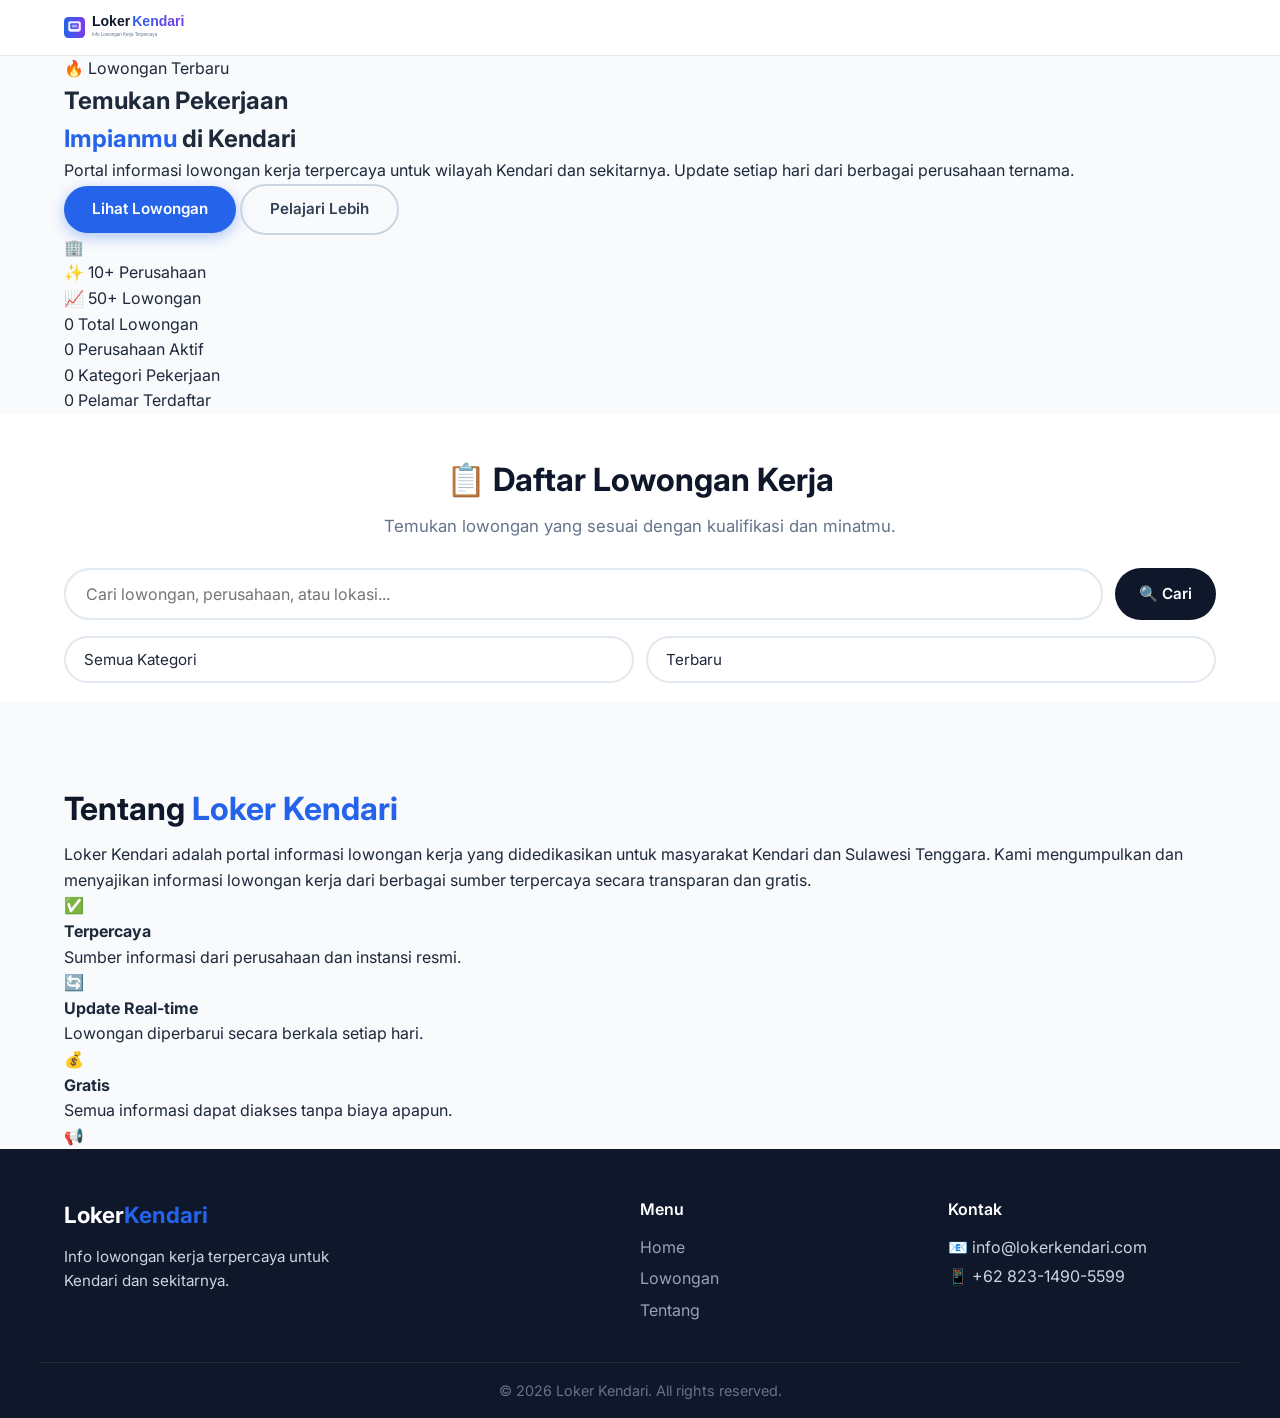
<file: index.html>
<!DOCTYPE html>
<html lang="id">
<head>
    <meta charset="UTF-8" />
    <meta name="viewport" content="width=device-width, initial-scale=1.0" />
    <title>Loker Kendari - Info Lowongan Kerja Kendari Terbaru</title>
    <link rel="stylesheet" href="style.css" />
    <link rel="preconnect" href="https://fonts.googleapis.com" />
    <link rel="preconnect" href="https://fonts.gstatic.com" crossorigin />
    <link href="https://fonts.googleapis.com/css2?family=Inter:opsz,wght@14..32,400;14..32,500;14..32,600;14..32,700&display=swap" rel="stylesheet" />
    <link rel="icon" href="data:image/svg+xml,<svg xmlns='http://www.w3.org/2000/svg' viewBox='0 0 100 100'><text y='.9em' font-size='90'>💼</text></svg>" />
    <link rel="stylesheet" href="https://cdnjs.cloudflare.com/ajax/libs/font-awesome/6.5.0/css/all.min.css" />
</head>
<body>
    <div id="app"></div>

    <!-- Error Handler -->
    <script src="js/core/error-handler.js"></script>

    <!-- Script utama (ES Module) -->
    <script type="module" src="script.js"></script>
</body>
</html>
</file>
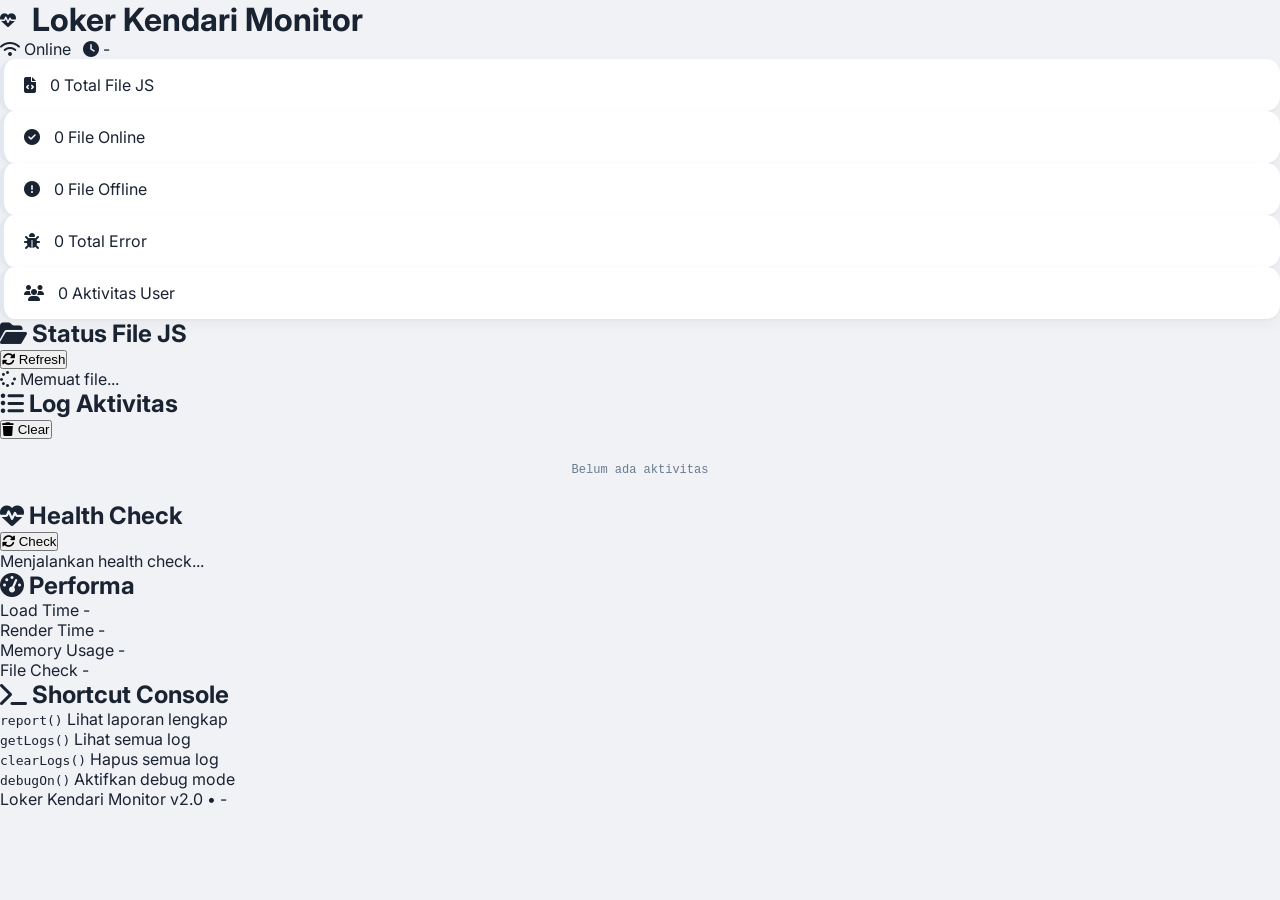
<file: monitor/index.html>
<!DOCTYPE html>
<html lang="id">
<head>
    <meta charset="UTF-8" />
    <meta name="viewport" content="width=device-width, initial-scale=1.0" />
    <title>Monitor - Loker Kendari</title>
    <link rel="stylesheet" href="monitor.css" />
    <link rel="preconnect" href="https://fonts.googleapis.com" />
    <link rel="preconnect" href="https://fonts.gstatic.com" crossorigin />
    <link href="https://fonts.googleapis.com/css2?family=Inter:opsz,wght@14..32,400;14..32,500;14..32,600;14..32,700;14..32,800&display=swap" rel="stylesheet" />
    <link rel="stylesheet" href="https://cdnjs.cloudflare.com/ajax/libs/font-awesome/6.5.0/css/all.min.css" />
</head>
<body>
    <div class="monitor-container">
        <!-- Header -->
        <header class="monitor-header">
            <div class="header-left">
                <i class="fas fa-heartbeat"></i>
                <h1>Loker Kendari <span>Monitor</span></h1>
            </div>
            <div class="header-right">
                <span class="status-badge" id="connectionStatus">
                    <i class="fas fa-wifi"></i> <span id="connectionText">Online</span>
                </span>
                <span class="status-badge">
                    <i class="fas fa-clock"></i> <span id="updateTime">-</span>
                </span>
            </div>
        </header>

        <!-- Stats Overview -->
        <section class="stats-overview">
            <div class="stat-card">
                <div class="stat-icon"><i class="fas fa-file-code"></i></div>
                <div class="stat-info">
                    <span class="stat-number" id="totalFiles">0</span>
                    <span class="stat-label">Total File JS</span>
                </div>
            </div>
            <div class="stat-card success">
                <div class="stat-icon"><i class="fas fa-check-circle"></i></div>
                <div class="stat-info">
                    <span class="stat-number" id="onlineFiles">0</span>
                    <span class="stat-label">File Online</span>
                </div>
            </div>
            <div class="stat-card danger">
                <div class="stat-icon"><i class="fas fa-exclamation-circle"></i></div>
                <div class="stat-info">
                    <span class="stat-number" id="offlineFiles">0</span>
                    <span class="stat-label">File Offline</span>
                </div>
            </div>
            <div class="stat-card warning">
                <div class="stat-icon"><i class="fas fa-bug"></i></div>
                <div class="stat-info">
                    <span class="stat-number" id="errorCount">0</span>
                    <span class="stat-label">Total Error</span>
                </div>
            </div>
            <div class="stat-card info">
                <div class="stat-icon"><i class="fas fa-users"></i></div>
                <div class="stat-info">
                    <span class="stat-number" id="activityCount">0</span>
                    <span class="stat-label">Aktivitas User</span>
                </div>
            </div>
        </section>

        <!-- Main Grid -->
        <div class="monitor-grid">
            <!-- File Status -->
            <section class="panel panel-files">
                <div class="panel-header">
                    <h2><i class="fas fa-folder-open"></i> Status File JS</h2>
                    <button id="refreshFiles" class="btn-refresh">
                        <i class="fas fa-sync-alt"></i> Refresh
                    </button>
                </div>
                <div class="panel-body" id="fileList">
                    <div class="loading-text"><i class="fas fa-spinner fa-spin"></i> Memuat file...</div>
                </div>
            </section>

            <!-- Log Aktivitas -->
            <section class="panel panel-logs">
                <div class="panel-header">
                    <h2><i class="fas fa-list-ul"></i> Log Aktivitas</h2>
                    <button id="clearLogs" class="btn-clear">
                        <i class="fas fa-trash"></i> Clear
                    </button>
                </div>
                <div class="panel-body log-container" id="logContainer">
                    <div class="empty-log">Belum ada aktivitas</div>
                </div>
            </section>

            <!-- Health Check -->
            <section class="panel panel-health">
                <div class="panel-header">
                    <h2><i class="fas fa-heartbeat"></i> Health Check</h2>
                    <button id="runHealthCheck" class="btn-refresh">
                        <i class="fas fa-sync-alt"></i> Check
                    </button>
                </div>
                <div class="panel-body" id="healthStatus">
                    <div class="loading-text">Menjalankan health check...</div>
                </div>
            </section>

            <!-- Performance -->
            <section class="panel panel-performance">
                <div class="panel-header">
                    <h2><i class="fas fa-tachometer-alt"></i> Performa</h2>
                </div>
                <div class="panel-body" id="performanceData">
                    <div class="perf-item">
                        <span class="perf-label">Load Time</span>
                        <span class="perf-value" id="loadTime">-</span>
                    </div>
                    <div class="perf-item">
                        <span class="perf-label">Render Time</span>
                        <span class="perf-value" id="renderTime">-</span>
                    </div>
                    <div class="perf-item">
                        <span class="perf-label">Memory Usage</span>
                        <span class="perf-value" id="memoryUsage">-</span>
                    </div>
                    <div class="perf-item">
                        <span class="perf-label">File Check</span>
                        <span class="perf-value" id="fileCheckStatus">-</span>
                    </div>
                </div>
            </section>

            <!-- Shortcut Commands -->
            <section class="panel panel-shortcuts">
                <div class="panel-header">
                    <h2><i class="fas fa-terminal"></i> Shortcut Console</h2>
                </div>
                <div class="panel-body">
                    <div class="shortcut-list">
                        <div class="shortcut-item">
                            <code>report()</code>
                            <span>Lihat laporan lengkap</span>
                        </div>
                        <div class="shortcut-item">
                            <code>getLogs()</code>
                            <span>Lihat semua log</span>
                        </div>
                        <div class="shortcut-item">
                            <code>clearLogs()</code>
                            <span>Hapus semua log</span>
                        </div>
                        <div class="shortcut-item">
                            <code>debugOn()</code>
                            <span>Aktifkan debug mode</span>
                        </div>
                    </div>
                </div>
            </section>
        </div>

        <!-- Footer -->
        <footer class="monitor-footer">
            <p>Loker Kendari Monitor v2.0 &bull; <span id="liveTime">-</span></p>
        </footer>
    </div>

    <!-- Hanya monitor.js, tidak ada loader.js -->
    <script src="monitor.js"></script>
</body>
</html>
</file>
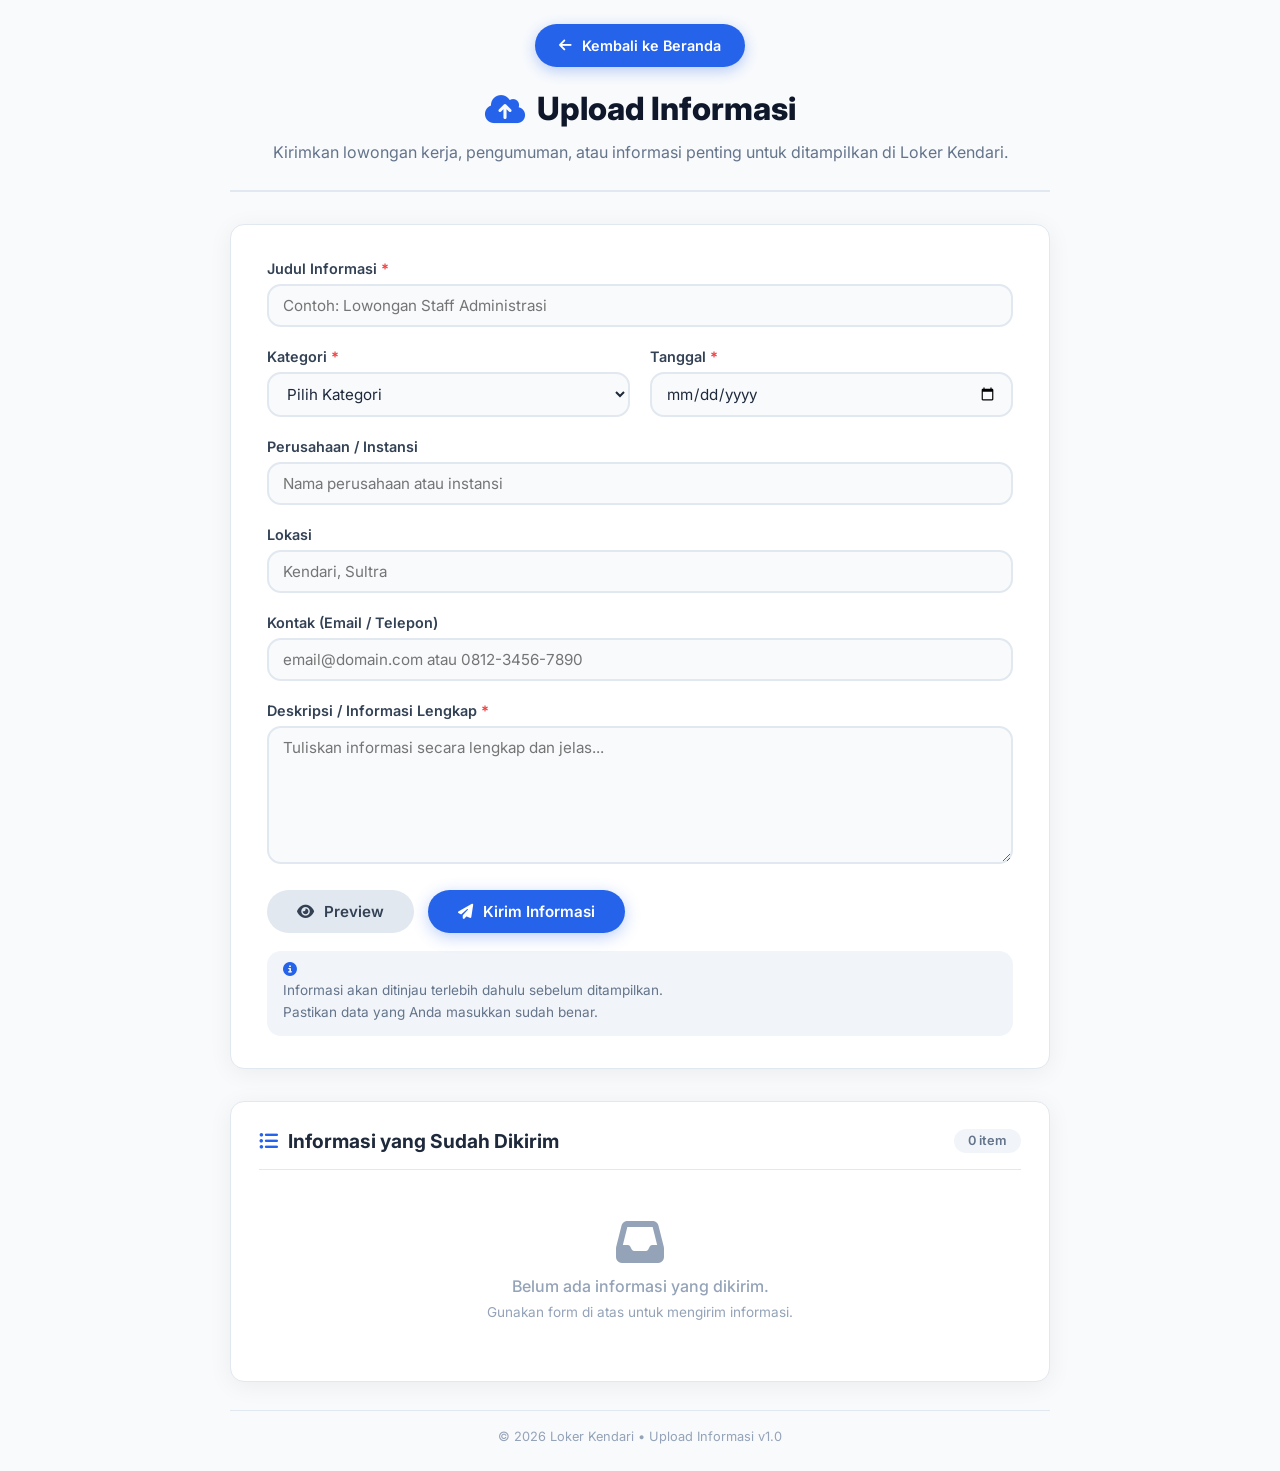
<file: upload/index.html>
<!DOCTYPE html>
<html lang="id">
<head>
    <meta charset="UTF-8" />
    <meta name="viewport" content="width=device-width, initial-scale=1.0" />
    <title>Upload Informasi - Loker Kendari</title>
    <link rel="stylesheet" href="upload.css" />
    <link rel="preconnect" href="https://fonts.googleapis.com" />
    <link rel="preconnect" href="https://fonts.gstatic.com" crossorigin />
    <link href="https://fonts.googleapis.com/css2?family=Inter:opsz,wght@14..32,400;14..32,500;14..32,600;14..32,700;14..32,800&display=swap" rel="stylesheet" />
    <link rel="stylesheet" href="https://cdnjs.cloudflare.com/ajax/libs/font-awesome/6.5.0/css/all.min.css" />
</head>
<body>

    <div class="upload-container">

        <!-- Header -->
        <header class="upload-header">
            <a href="https://lokerkendariofficial.github.io/lokerkendari.com/" class="back-link">
                <i class="fas fa-arrow-left"></i> Kembali ke Beranda
            </a>
            <h1><i class="fas fa-cloud-upload-alt"></i> Upload Informasi</h1>
            <p>Kirimkan lowongan kerja, pengumuman, atau informasi penting untuk ditampilkan di Loker Kendari.</p>
        </header>

        <!-- Form -->
        <form class="upload-form" id="uploadForm">
            <div class="form-group">
                <label for="title">Judul Informasi <span class="required">*</span></label>
                <input type="text" id="title" placeholder="Contoh: Lowongan Staff Administrasi" required />
            </div>

            <div class="form-row">
                <div class="form-group">
                    <label for="category">Kategori <span class="required">*</span></label>
                    <select id="category" required>
                        <option value="">Pilih Kategori</option>
                        <option value="lowongan">Lowongan Kerja</option>
                        <option value="pengumuman">Pengumuman</option>
                        <option value="beasiswa">Beasiswa</option>
                        <option value="pelatihan">Pelatihan / Kursus</option>
                        <option value="lainnya">Lainnya</option>
                    </select>
                </div>
                <div class="form-group">
                    <label for="date">Tanggal <span class="required">*</span></label>
                    <input type="date" id="date" required />
                </div>
            </div>

            <div class="form-group">
                <label for="company">Perusahaan / Instansi</label>
                <input type="text" id="company" placeholder="Nama perusahaan atau instansi" />
            </div>

            <div class="form-group">
                <label for="location">Lokasi</label>
                <input type="text" id="location" placeholder="Kendari, Sultra" />
            </div>

            <div class="form-group">
                <label for="contact">Kontak (Email / Telepon)</label>
                <input type="text" id="contact" placeholder="email@domain.com atau 0812-3456-7890" />
            </div>

            <div class="form-group">
                <label for="description">Deskripsi / Informasi Lengkap <span class="required">*</span></label>
                <textarea id="description" rows="6" placeholder="Tuliskan informasi secara lengkap dan jelas..." required></textarea>
            </div>

            <!-- Preview -->
            <div class="form-group preview-section" id="previewSection" style="display:none;">
                <label>Preview Informasi</label>
                <div class="preview-box" id="previewBox"></div>
            </div>

            <!-- Actions -->
            <div class="form-actions">
                <button type="button" class="btn btn-preview" id="previewBtn"><i class="fas fa-eye"></i> Preview</button>
                <button type="submit" class="btn btn-submit"><i class="fas fa-paper-plane"></i> Kirim Informasi</button>
            </div>

            <div class="form-note">
                <i class="fas fa-info-circle"></i> Informasi akan ditinjau terlebih dahulu sebelum ditampilkan.
                <br />Pastikan data yang Anda masukkan sudah benar.
            </div>
        </form>

        <!-- Daftar Informasi yang Sudah Diupload -->
        <section class="uploaded-list">
            <div class="list-header">
                <h2><i class="fas fa-list-ul"></i> Informasi yang Sudah Dikirim</h2>
                <span class="list-count" id="listCount">0 item</span>
            </div>
            <div id="uploadedItems" class="uploaded-items">
                <div class="empty-state">
                    <i class="fas fa-inbox"></i>
                    <p>Belum ada informasi yang dikirim.</p>
                    <small>Gunakan form di atas untuk mengirim informasi.</small>
                </div>
            </div>
        </section>

        <!-- Footer -->
        <footer class="upload-footer">
            <p>&copy; 2026 Loker Kendari &bull; Upload Informasi v1.0</p>
        </footer>

    </div>

    <!-- Hanya upload.js, tidak ada loader.js -->
    <script src="upload.js"></script>
</body>
</html>
</file>
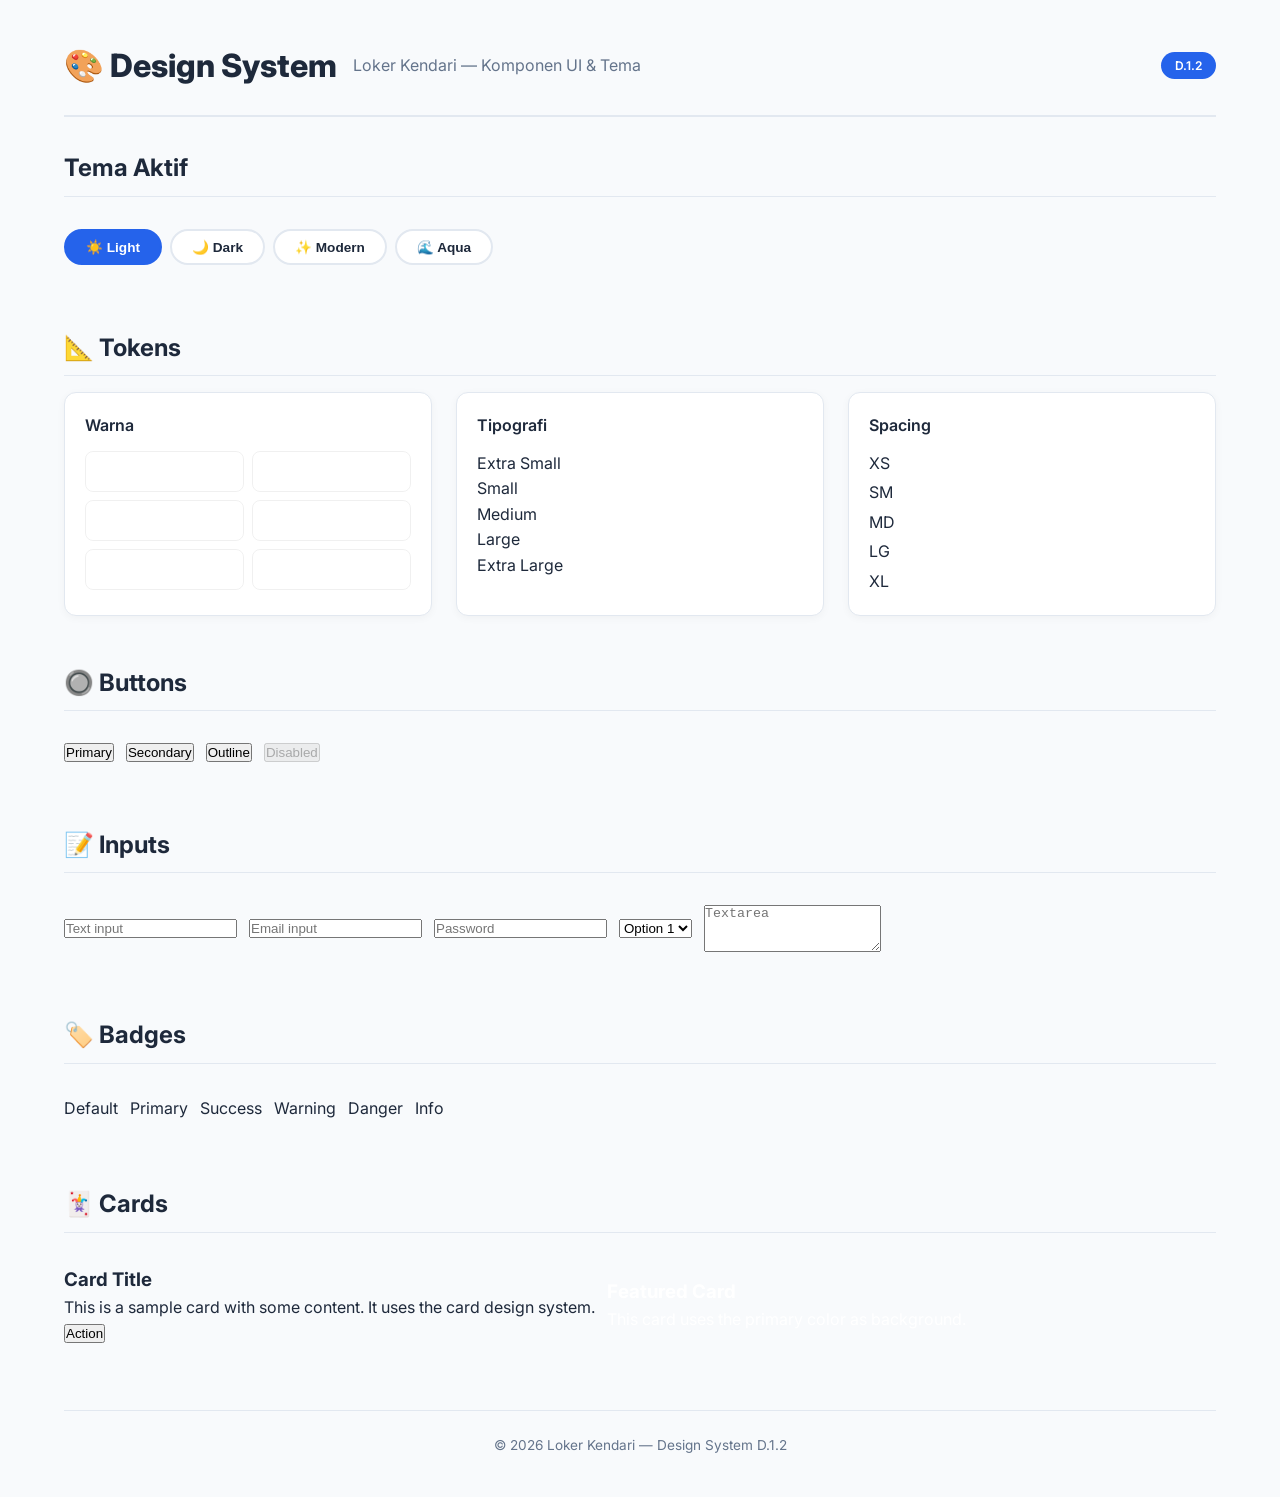
<file: css/design-system/index.html>
<!DOCTYPE html>
<html lang="id">
<head>
    <meta charset="UTF-8" />
    <meta name="viewport" content="width=device-width, initial-scale=1.0" />
    <title>Design System - Loker Kendari</title>
    <link rel="stylesheet" href="design-system.css" />
    <link rel="preconnect" href="https://fonts.googleapis.com" />
    <link rel="preconnect" href="https://fonts.gstatic.com" crossorigin />
    <link href="https://fonts.googleapis.com/css2?family=Inter:opsz,wght@14..32,400;14..32,500;14..32,600;14..32,700&display=swap" rel="stylesheet" />
    <link rel="stylesheet" href="https://cdnjs.cloudflare.com/ajax/libs/font-awesome/6.5.0/css/all.min.css" />
</head>
<body>

    <div class="ds-container">
        <!-- Header -->
        <header class="ds-header">
            <h1>🎨 Design System</h1>
            <p>Loker Kendari — Komponen UI & Tema</p>
            <span class="ds-version">D.1.2</span>
        </header>

        <!-- Theme Switcher -->
        <section class="ds-section">
            <h2>Tema Aktif</h2>
            <div class="ds-theme-switcher">
                <button class="ds-theme-btn active" data-theme="light">☀️ Light</button>
                <button class="ds-theme-btn" data-theme="dark">🌙 Dark</button>
                <button class="ds-theme-btn" data-theme="modern">✨ Modern</button>
                <button class="ds-theme-btn" data-theme="aqua">🌊 Aqua</button>
            </div>
        </section>

        <!-- Tokens -->
        <section class="ds-section">
            <h2>📐 Tokens</h2>
            <div class="ds-tokens-grid">
                <div class="ds-token-card">
                    <h3>Warna</h3>
                    <div class="ds-color-grid">
                        <div class="ds-color-swatch" style="background:var(--color-primary);">Primary</div>
                        <div class="ds-color-swatch" style="background:var(--color-secondary);">Secondary</div>
                        <div class="ds-color-swatch" style="background:var(--color-bg);">Background</div>
                        <div class="ds-color-swatch" style="background:var(--color-text);">Text</div>
                        <div class="ds-color-swatch" style="background:var(--color-card-bg);">Card</div>
                        <div class="ds-color-swatch" style="background:var(--color-border);">Border</div>
                    </div>
                </div>
                <div class="ds-token-card">
                    <h3>Tipografi</h3>
                    <div style="font-family:var(--font-family);">
                        <p style="font-size:var(--font-size-xs);">Extra Small</p>
                        <p style="font-size:var(--font-size-sm);">Small</p>
                        <p style="font-size:var(--font-size-md);">Medium</p>
                        <p style="font-size:var(--font-size-lg);">Large</p>
                        <p style="font-size:var(--font-size-xl);">Extra Large</p>
                    </div>
                </div>
                <div class="ds-token-card">
                    <h3>Spacing</h3>
                    <div style="display:flex;flex-direction:column;gap:4px;">
                        <div style="padding:var(--space-xs); background:var(--color-primary-light);">XS</div>
                        <div style="padding:var(--space-sm); background:var(--color-primary-light);">SM</div>
                        <div style="padding:var(--space-md); background:var(--color-primary-light);">MD</div>
                        <div style="padding:var(--space-lg); background:var(--color-primary-light);">LG</div>
                        <div style="padding:var(--space-xl); background:var(--color-primary-light);">XL</div>
                    </div>
                </div>
            </div>
        </section>

        <!-- Elements: Buttons -->
        <section class="ds-section">
            <h2>🔘 Buttons</h2>
            <div class="ds-component-grid">
                <button class="btn btn-primary">Primary</button>
                <button class="btn btn-secondary">Secondary</button>
                <button class="btn btn-outline">Outline</button>
                <button class="btn btn-primary" disabled>Disabled</button>
            </div>
        </section>

        <!-- Elements: Inputs -->
        <section class="ds-section">
            <h2>📝 Inputs</h2>
            <div class="ds-component-grid">
                <input type="text" placeholder="Text input" class="ds-input" />
                <input type="email" placeholder="Email input" class="ds-input" />
                <input type="password" placeholder="Password" class="ds-input" />
                <select class="ds-select">
                    <option>Option 1</option>
                    <option>Option 2</option>
                </select>
                <textarea class="ds-textarea" placeholder="Textarea" rows="3"></textarea>
            </div>
        </section>

        <!-- Elements: Badges -->
        <section class="ds-section">
            <h2>🏷️ Badges</h2>
            <div class="ds-component-grid">
                <span class="badge">Default</span>
                <span class="badge badge-primary">Primary</span>
                <span class="badge badge-success">Success</span>
                <span class="badge badge-warning">Warning</span>
                <span class="badge badge-danger">Danger</span>
                <span class="badge badge-info">Info</span>
            </div>
        </section>

        <!-- Elements: Cards -->
        <section class="ds-section">
            <h2>🃏 Cards</h2>
            <div class="ds-component-grid">
                <div class="card">
                    <h3>Card Title</h3>
                    <p>This is a sample card with some content. It uses the card design system.</p>
                    <button class="btn btn-primary">Action</button>
                </div>
                <div class="card">
                    <div style="background:var(--color-primary); color:#fff; padding:var(--space-md); border-radius:var(--radius-md);">
                        <h3>Featured Card</h3>
                        <p>This card uses the primary color as background.</p>
                    </div>
                </div>
            </div>
        </section>

        <!-- Footer -->
        <footer class="ds-footer">
            <p>&copy; 2026 Loker Kendari — Design System D.1.2</p>
        </footer>
    </div>

    <script>
        // Theme Switcher
        const themeBtns = document.querySelectorAll('.ds-theme-btn');
        const designSystemCss = document.querySelector('link[href="design-system.css"]');

        themeBtns.forEach(btn => {
            btn.addEventListener('click', function() {
                themeBtns.forEach(b => b.classList.remove('active'));
                this.classList.add('active');
                const theme = this.dataset.theme;
                // Ubah tema di root
                document.documentElement.setAttribute('data-theme', theme);
                // Simpan preferensi
                localStorage.setItem('ds-theme', theme);
            });
        });

        // Load saved theme
        const savedTheme = localStorage.getItem('ds-theme') || 'light';
        document.documentElement.setAttribute('data-theme', savedTheme);
        document.querySelector(`.ds-theme-btn[data-theme="${savedTheme}"]`)?.classList.add('active');
    </script>
</body>
</html>
</file>
<file: style.css>
/* ============================================================
   STYLE.CSS - FILE INDUK CSS
   Versi: Peta 2.0 (Tanpa Sidebar Kiri)
   ============================================================ */

/* 1. DESIGN SYSTEM — TOKENS (Variabel Dasar) */
@import url('css/design-system/tokens/typography.css');
@import url('css/design-system/tokens/spacing.css');

/* 2. DESIGN SYSTEM — TEMA (Default: Light) */
@import url('css/design-system/tokens/theme-light.css');

/* Aktifkan tema lain dengan mengganti import di atas:
   @import url('css/design-system/tokens/theme-dark.css');
   @import url('css/design-system/tokens/theme-modern.css');
   @import url('css/design-system/tokens/theme-aqua.css');
   ============================================================ */

/* 3. DESIGN SYSTEM — ELEMENTS (Komponen UI Dasar) */
@import url('css/design-system/elements/buttons.css');
@import url('css/design-system/elements/inputs.css');
@import url('css/design-system/elements/badges.css');
@import url('css/design-system/elements/cards.css');

/* 4. RESET & BASE */
@import url('css/01-reset.css');

/* 5. LAYOUT (Navbar & Footer) */
@import url('css/02-layout-navbar.css');
@import url('css/06-layout-footer.css');

/* 6. KOMPONEN (Layout & Komponen Spesifik) */
@import url('css/07-components-buttons.css');
@import url('css/08-components-filter.css');
@import url('css/09-components-jobs.css');
@import url('css/10-components-modal.css');

/* 7. RESPONSIVE */
@import url('css/12-responsive.css');
</file>
<file: monitor/monitor.css>
/* ============================================================
   MONITOR CSS - Enterprise Dashboard
   Desain premium terinspirasi Sunbird dcTrack
   ============================================================ */

/* ===== ROOT VARIABLES ===== */
:root {
    --primary: #1a5cff;
    --primary-dark: #0d47d0;
    --primary-light: #e8edff;
    --primary-gradient: linear-gradient(135deg, #1a5cff, #6c3cff);

    --success: #22c55e;
    --success-light: #dcfce7;
    --danger: #ef4444;
    --danger-light: #fee2e2;
    --warning: #f59e0b;
    --warning-light: #fef3c7;
    --info: #3b82f6;
    --info-light: #dbeafe;

    --sidebar-bg: #0a1628;
    --sidebar-text: #8a9bb5;
    --sidebar-border: rgba(255, 255, 255, 0.04);
    --sidebar-hover: rgba(255, 255, 255, 0.06);
    --sidebar-active: rgba(26, 92, 255, 0.15);

    --bg: #f0f2f6;
    --card-bg: #ffffff;
    --text: #1a2332;
    --text-muted: #6b7a8f;
    --text-light: #94a3b8;
    --border: #e2e8f0;

    --shadow: 0 2px 12px rgba(0, 0, 0, 0.06);
    --shadow-hover: 0 8px 30px rgba(0, 0, 0, 0.1);
    --shadow-card: 0 1px 3px rgba(0, 0, 0, 0.04), 0 6px 16px rgba(0, 0, 0, 0.04);

    --radius: 14px;
    --radius-sm: 8px;
    --radius-full: 9999px;

    --transition: all 0.3s cubic-bezier(0.4, 0, 0.2, 1);
    --transition-slow: all 0.5s cubic-bezier(0.4, 0, 0.2, 1);

    --sidebar-width: 280px;
    --sidebar-collapsed: 72px;
}

/* ===== RESET ===== */
* {
    margin: 0;
    padding: 0;
    box-sizing: border-box;
}

body {
    font-family: 'Inter', -apple-system, BlinkMacSystemFont, sans-serif;
    background: var(--bg);
    color: var(--text);
    min-height: 100vh;
    -webkit-font-smoothing: antialiased;
}

::-webkit-scrollbar {
    width: 5px;
    height: 5px;
}
::-webkit-scrollbar-track {
    background: transparent;
}
::-webkit-scrollbar-thumb {
    background: var(--border);
    border-radius: 10px;
}
::-webkit-scrollbar-thumb:hover {
    background: var(--text-muted);
}

/* ============================================================
   LAYOUT
   ============================================================ */
.monitor-layout {
    display: flex;
    min-height: 100vh;
}

/* ============================================================
   SIDEBAR
   ============================================================ */
.sidebar {
    width: var(--sidebar-width);
    min-height: 100vh;
    background: var(--sidebar-bg);
    color: var(--sidebar-text);
    display: flex;
    flex-direction: column;
    position: sticky;
    top: 0;
    height: 100vh;
    overflow: hidden;
    flex-shrink: 0;
    border-right: 1px solid var(--sidebar-border);
    transition: var(--transition);
    z-index: 100;
}

.sidebar:hover {
    overflow-y: auto;
}
.sidebar::-webkit-scrollbar {
    width: 3px;
}
.sidebar::-webkit-scrollbar-thumb {
    background: rgba(255, 255, 255, 0.1);
}

/* ===== SIDEBAR BRAND ===== */
.sidebar-brand {
    padding: 24px 20px 18px;
    display: flex;
    align-items: center;
    gap: 14px;
    border-bottom: 1px solid var(--sidebar-border);
    flex-shrink: 0;
}

.brand-icon {
    position: relative;
    width: 40px;
    height: 40px;
    display: flex;
    align-items: center;
    justify-content: center;
}

.brand-icon i:first-child {
    font-size: 2.2rem;
    color: var(--primary);
    position: absolute;
}
.brand-icon .brand-heart {
    font-size: 0.9rem;
    color: #fff;
    position: relative;
    z-index: 1;
    animation: pulse-heart 2s ease-in-out infinite;
}

@keyframes pulse-heart {
    0%, 100% { transform: scale(1); }
    50% { transform: scale(1.15); }
}

.brand-text {
    display: flex;
    flex-direction: column;
}
.brand-title {
    font-size: 1.2rem;
    font-weight: 800;
    color: #fff;
    letter-spacing: -0.3px;
}
.brand-title span {
    color: var(--primary);
}
.brand-version {
    font-size: 0.6rem;
    color: var(--sidebar-text);
    opacity: 0.6;
    letter-spacing: 0.5px;
    text-transform: uppercase;
}

/* ===== SIDEBAR SEARCH ===== */
.sidebar-search {
    margin: 12px 16px;
    display: flex;
    align-items: center;
    background: rgba(255, 255, 255, 0.05);
    border-radius: var(--radius-sm);
    padding: 0 12px;
    border: 1px solid transparent;
    transition: var(--transition);
    flex-shrink: 0;
    gap: 8px;
}
.sidebar-search:focus-within {
    border-color: var(--primary);
    background: rgba(255, 255, 255, 0.08);
}
.sidebar-search i {
    color: var(--sidebar-text);
    font-size: 0.8rem;
}
.sidebar-search input {
    background: none;
    border: none;
    padding: 8px 0;
    color: #fff;
    font-size: 0.8rem;
    width: 100%;
    outline: none;
    font-family: 'Inter', sans-serif;
}
.sidebar-search input::placeholder {
    color: var(--sidebar-text);
    opacity: 0.6;
}
.sidebar-search kbd {
    font-size: 0.55rem;
    padding: 2px 6px;
    background: rgba(255, 255, 255, 0.08);
    border-radius: 4px;
    color: var(--sidebar-text);
    font-weight: 600;
    letter-spacing: 0.3px;
}

/* ===== SIDEBAR NAV ===== */
.sidebar-nav {
    flex: 1;
    padding: 12px 12px 20px;
    overflow-y: auto;
}
.sidebar-nav::-webkit-scrollbar {
    width: 2px;
}

.nav-section {
    margin-bottom: 6px;
}
.nav-label {
    display: block;
    font-size: 0.6rem;
    font-weight: 700;
    text-transform: uppercase;
    letter-spacing: 0.8px;
    color: var(--sidebar-text);
    opacity: 0.35;
    padding: 10px 12px 4px;
}
.nav-link {
    display: flex;
    align-items: center;
    gap: 12px;
    padding: 8px 12px;
    border-radius: var(--radius-sm);
    color: var(--sidebar-text);
    text-decoration: none;
    font-size: 0.85rem;
    font-weight: 500;
    transition: var(--transition);
    cursor: pointer;
    border: none;
    background: none;
    width: 100%;
    text-align: left;
    position: relative;
}
.nav-link:hover {
    background: var(--sidebar-hover);
    color: #fff;
}
.nav-link.active {
    background: var(--sidebar-active);
    color: #fff;
}
.nav-link.active::before {
    content: '';
    position: absolute;
    left: 0;
    top: 50%;
    transform: translateY(-50%);
    width: 3px;
    height: 24px;
    background: var(--primary);
    border-radius: 0 4px 4px 0;
}
.nav-link i {
    width: 20px;
    font-size: 0.95rem;
    text-align: center;
    flex-shrink: 0;
}
.nav-link span {
    flex: 1;
}
.nav-badge {
    font-size: 0.6rem;
    font-weight: 700;
    padding: 2px 8px;
    border-radius: var(--radius-full);
    background: var(--primary);
    color: #fff;
}
.nav-badge.success {
    background: var(--success);
}
.nav-badge.warning {
    background: var(--warning);
    color: #fff;
}
.nav-badge i {
    font-size: 0.6rem;
    width: auto;
}

/* ===== SIDEBAR FOOTER ===== */
.sidebar-footer {
    padding: 12px 16px;
    border-top: 1px solid var(--sidebar-border);
    display: flex;
    align-items: center;
    justify-content: space-between;
    flex-shrink: 0;
}
.user-info {
    display: flex;
    align-items: center;
    gap: 12px;
}
.user-avatar {
    position: relative;
    width: 36px;
    height: 36px;
    flex-shrink: 0;
}
.user-avatar img {
    width: 100%;
    height: 100%;
    border-radius: var(--radius-sm);
    object-fit: cover;
}
.online-dot {
    position: absolute;
    bottom: -1px;
    right: -1px;
    width: 10px;
    height: 10px;
    background: var(--success);
    border-radius: 50%;
    border: 2px solid var(--sidebar-bg);
}
.user-details {
    display: flex;
    flex-direction: column;
}
.user-name {
    color: #fff;
    font-size: 0.8rem;
    font-weight: 600;
}
.user-role {
    color: var(--sidebar-text);
    font-size: 0.65rem;
    opacity: 0.7;
}
.sidebar-actions {
    display: flex;
    gap: 4px;
}
.btn-icon {
    width: 32px;
    height: 32px;
    border: none;
    background: transparent;
    color: var(--sidebar-text);
    border-radius: var(--radius-sm);
    cursor: pointer;
    transition: var(--transition);
    font-size: 0.9rem;
    display: flex;
    align-items: center;
    justify-content: center;
}
.btn-icon:hover {
    background: var(--sidebar-hover);
    color: #fff;
}

/* ============================================================
   SIDEBAR COLLAPSED
   ============================================================ */
.sidebar.collapsed {
    width: var(--sidebar-collapsed);
}
.sidebar.collapsed .brand-text,
.sidebar.collapsed .sidebar-search input,
.sidebar.collapsed .sidebar-search kbd,
.sidebar.collapsed .nav-label,
.sidebar.collapsed .nav-link span,
.sidebar.collapsed .nav-badge,
.sidebar.collapsed .user-details,
.sidebar.collapsed .sidebar-actions {
    display: none;
}
.sidebar.collapsed .sidebar-brand {
    justify-content: center;
    padding: 16px 0;
}
.sidebar.collapsed .brand-icon {
    margin: 0;
}
.sidebar.collapsed .sidebar-search {
    justify-content: center;
    padding: 0 8px;
    margin: 8px 8px;
}
.sidebar.collapsed .sidebar-search i {
    font-size: 1rem;
}
.sidebar.collapsed .nav-link {
    justify-content: center;
    padding: 10px;
}
.sidebar.collapsed .nav-link i {
    font-size: 1.2rem;
}
.sidebar.collapsed .sidebar-footer {
    justify-content: center;
    padding: 12px 0;
}
.sidebar.collapsed .user-avatar {
    width: 32px;
    height: 32px;
}

/* ============================================================
   OVERLAY (Mobile)
   ============================================================ */
.sidebar-overlay {
    display: none;
    position: fixed;
    inset: 0;
    background: rgba(0, 0, 0, 0.5);
    z-index: 99;
    backdrop-filter: blur(4px);
    opacity: 0;
    transition: opacity 0.3s ease;
}
.sidebar-overlay.active {
    display: block;
    opacity: 1;
}

/* ============================================================
   MAIN CONTENT
   ============================================================ */
.main-content {
    flex: 1;
    padding: 20px 32px 20px;
    min-width: 0;
    transition: var(--transition);
}

/* ============================================================
   HEADER
   ============================================================ */
.main-header {
    display: flex;
    justify-content: space-between;
    align-items: center;
    margin-bottom: 24px;
    flex-wrap: wrap;
    gap: 12px;
}
.header-left {
    display: flex;
    align-items: center;
    gap: 16px;
}
.btn-toggle-sidebar {
    width: 42px;
    height: 42px;
    border: 1px solid var(--border);
    border-radius: var(--radius);
    background: var(--card-bg);
    color: var(--text);
    cursor: pointer;
    font-size: 1.1rem;
    display: flex;
    align-items: center;
    justify-content: center;
    transition: var(--transition);
    box-shadow: var(--shadow-card);
}
.btn-toggle-sidebar:hover {
    background: var(--primary);
    color: #fff;
    border-color: var(--primary);
    transform: scale(1.04);
}
.header-breadcrumb h1 {
    font-size: 1.5rem;
    font-weight: 800;
    color: var(--text);
    letter-spacing: -0.5px;
}
.breadcrumb-trail {
    display: flex;
    align-items: center;
    gap: 8px;
    font-size: 0.75rem;
    color: var(--text-muted);
    margin-top: 2px;
}
.breadcrumb-trail i {
    font-size: 0.5rem;
}
.breadcrumb-trail .active {
    color: var(--text);
    font-weight: 600;
}
.header-right {
    display: flex;
    align-items: center;
    gap: 12px;
    flex-wrap: wrap;
}
.header-status-group {
    display: flex;
    gap: 6px;
    background: var(--card-bg);
    padding: 4px 6px;
    border-radius: var(--radius-full);
    box-shadow: var(--shadow-card);
    border: 1px solid var(--border);
}
.header-status {
    display: flex;
    align-items: center;
    gap: 6px;
    padding: 4px 12px;
    border-radius: var(--radius-full);
    font-size: 0.75rem;
    font-weight: 600;
    color: var(--text-muted);
}
.header-status i {
    font-size: 0.7rem;
}
.header-status.online {
    color: var(--success);
}
.header-status.offline {
    color: var(--danger);
}
.header-status.uptime {
    color: var(--text-muted);
    border-left: 1px solid var(--border);
}
.header-actions {
    display: flex;
    gap: 6px;
}
.btn-header {
    width: 38px;
    height: 38px;
    border: 1px solid var(--border);
    border-radius: var(--radius);
    background: var(--card-bg);
    color: var(--text-muted);
    cursor: pointer;
    font-size: 0.95rem;
    display: flex;
    align-items: center;
    justify-content: center;
    transition: var(--transition);
    box-shadow: var(--shadow-card);
    position: relative;
}
.btn-header:hover {
    border-color: var(--primary);
    color: var(--primary);
    transform: translateY(-1px);
}
.btn-header.has-notif .notif-badge {
    position: absolute;
    top: -4px;
    right: -4px;
    background: var(--danger);
    color: #fff;
    font-size: 0.55rem;
    font-weight: 700;
    width: 18px;
    height: 18px;
    border-radius: 50%;
    display: flex;
    align-items: center;
    justify-content: center;
}

/* ============================================================
   STATS ROW
   ============================================================ */
.stats-row {
    display: grid;
    grid-template-columns: repeat(5, 1fr);
    gap: 16px;
    margin-bottom: 24px;
}
.stat-card {
    background: var(--card-bg);
    border-radius: var(--radius);
    padding: 16px 20px;
    box-shadow: var(--shadow-card);
    border-left: 4px solid var(--border);
    display: flex;
    align-items: center;
    gap: 14px;
    transition: var(--transition);
}
.stat-card:hover {
    transform: translateY(-2px);
    box-shadow: var(--shadow-hover);
}
.stat-card-icon {
    width: 44px;
    height: 44px;
    border-radius: var(--radius);
    display: flex;
    align-items: center;
    justify-content: center;
    font-size: 1.2rem;
    flex-shrink: 0;
}
.stat-card-info {
    flex: 1;
}
.stat-card-number {
    font-size: 1.6rem;
    font-weight: 800;
    color: var(--text);
    letter-spacing: -0.3px;
    line-height: 1.2;
}
.stat-card-label {
    font-size: 0.7rem;
    color: var(--text-muted);
    font-weight: 500;
    text-transform: uppercase;
    letter-spacing: 0.3px;
    display: block;
}
.stat-card-trend {
    font-size: 0.7rem;
    font-weight: 700;
    padding: 2px 10px;
    border-radius: var(--radius-full);
}
.stat-card-trend.up {
    color: var(--success);
    background: var(--success-light);
}
.stat-card-trend.down {
    color: var(--danger);
    background: var(--danger-light);
}

/* ============================================================
   DASHBOARD GRID
   ============================================================ */
.dashboard-grid {
    display: grid;
    grid-template-columns: 1fr 1fr;
    gap: 20px;
}

/* ============================================================
   WIDGET
   ============================================================ */
.widget {
    background: var(--card-bg);
    border-radius: var(--radius);
    box-shadow: var(--shadow-card);
    overflow: hidden;
    border: 1px solid var(--border);
    transition: var(--transition);
}
.widget:hover {
    box-shadow: var(--shadow-hover);
}
.widget-header {
    padding: 16px 20px;
    border-bottom: 1px solid var(--border);
    display: flex;
    justify-content: space-between;
    align-items: center;
    flex-wrap: wrap;
    gap: 10px;
}
.widget-header-left {
    display: flex;
    flex-direction: column;
}
.widget-header-left h3 {
    font-size: 0.9rem;
    font-weight: 700;
    display: flex;
    align-items: center;
    gap: 8px;
    color: var(--text);
}
.widget-header-left h3 i {
    color: var(--primary);
}
.widget-subtitle {
    font-size: 0.7rem;
    color: var(--text-muted);
    margin-top: 2px;
}
.widget-actions {
    display: flex;
    align-items: center;
    gap: 8px;
}
.widget-body {
    padding: 16px 20px;
}
.widget-filter-group {
    display: flex;
    gap: 2px;
    background: var(--bg);
    padding: 2px;
    border-radius: var(--radius-sm);
}
.filter-btn {
    padding: 4px 12px;
    border: none;
    background: none;
    border-radius: var(--radius-sm);
    font-size: 0.7rem;
    font-weight: 600;
    color: var(--text-muted);
    cursor: pointer;
    transition: var(--transition);
}
.filter-btn:hover {
    color: var(--text);
}
.filter-btn.active {
    background: var(--card-bg);
    color: var(--text);
    box-shadow: 0 1px 3px rgba(0,0,0,0.08);
}

/* ============================================================
   WIDGET: CHART
   ============================================================ */
.chart-stats {
    display: flex;
    gap: 16px;
    margin-bottom: 16px;
}
.stat-mini {
    display: flex;
    flex-direction: column;
    padding: 6px 14px;
    background: var(--bg);
    border-radius: var(--radius-sm);
    flex: 1;
    text-align: center;
}
.stat-mini-number {
    font-size: 1.3rem;
    font-weight: 800;
    color: var(--text);
}
.stat-mini-label {
    font-size: 0.6rem;
    color: var(--text-muted);
    text-transform: uppercase;
    font-weight: 600;
    letter-spacing: 0.3px;
}
.stat-mini.success .stat-mini-number { color: var(--success); }
.stat-mini.danger .stat-mini-number { color: var(--danger); }
.stat-mini.info .stat-mini-number { color: var(--info); }

.chart-container {
    padding-top: 8px;
}
.chart-bars {
    display: flex;
    align-items: flex-end;
    gap: 4px;
    height: 90px;
}
.chart-bar-wrapper {
    flex: 1;
    display: flex;
    flex-direction: column;
    align-items: center;
    height: 100%;
}
.chart-bar {
    width: 100%;
    max-width: 32px;
    border-radius: 4px 4px 0 0;
    min-height: 4px;
    transition: height 0.6s ease;
    position: relative;
}
.chart-bar.online {
    background: var(--success);
}
.chart-bar.offline {
    background: var(--danger);
}
.chart-bar.warning {
    background: var(--warning);
}
.chart-bar-label {
    font-size: 0.5rem;
    color: var(--text-muted);
    margin-top: 4px;
    text-align: center;
    max-width: 50px;
    overflow: hidden;
    text-overflow: ellipsis;
    white-space: nowrap;
    font-weight: 500;
}
.chart-placeholder {
    color: var(--text-muted);
    text-align: center;
    padding: 20px 0;
    width: 100%;
    display: flex;
    flex-direction: column;
    align-items: center;
    gap: 8px;
    font-size: 0.85rem;
}
.chart-placeholder i {
    font-size: 1.5rem;
    color: var(--primary);
}
.chart-legend {
    display: flex;
    gap: 16px;
    margin-top: 12px;
    justify-content: center;
}
.legend-dot {
    display: inline-block;
    width: 8px;
    height: 8px;
    border-radius: 50%;
    margin-right: 4px;
}
.legend-dot.online { background: var(--success); }
.legend-dot.offline { background: var(--danger); }
.legend-dot.warning { background: var(--warning); }

/* ============================================================
   WIDGET: LOGS
   ============================================================ */
.log-container {
    max-height: 280px;
    overflow-y: auto;
    font-family: 'JetBrains Mono', 'Courier New', monospace;
    font-size: 0.75rem;
}
.log-container::-webkit-scrollbar {
    width: 4px;
}
.log-container::-webkit-scrollbar-thumb {
    background: var(--border);
    border-radius: 4px;
}
.log-entry {
    padding: 6px 0;
    border-bottom: 1px solid var(--border);
    display: flex;
    gap: 10px;
    align-items: flex-start;
}
.log-entry .log-time {
    color: var(--text-muted);
    font-size: 0.65rem;
    min-width: 65px;
    flex-shrink: 0;
    font-weight: 500;
}
.log-entry .log-type {
    font-weight: 700;
    min-width: 48px;
    font-size: 0.6rem;
    text-transform: uppercase;
    flex-shrink: 0;
    padding: 1px 6px;
    border-radius: 4px;
    text-align: center;
}
.log-entry .log-type.info { color: var(--info); background: var(--info-light); }
.log-entry .log-type.warn { color: var(--warning); background: var(--warning-light); }
.log-entry .log-type.error { color: var(--danger); background: var(--danger-light); }
.log-entry .log-type.success { color: var(--success); background: var(--success-light); }
.log-entry .log-msg {
    word-break: break-word;
    color: var(--text);
}
.empty-log {
    color: var(--text-muted);
    text-align: center;
    padding: 24px 0;
    display: flex;
    flex-direction: column;
    align-items: center;
    gap: 4px;
}
.empty-log i {
    font-size: 2rem;
    opacity: 0.3;
}
.empty-log small {
    font-size: 0.7rem;
    opacity: 0.6;
}
.log-footer {
    padding: 8px 20px 12px;
    border-top: 1px solid var(--border);
    display: flex;
    justify-content: space-between;
    align-items: center;
}
.log-footer span {
    font-size: 0.7rem;
    color: var(--text-muted);
}
.btn-log-export {
    padding: 4px 14px;
    border: 1px solid var(--border);
    border-radius: var(--radius-sm);
    background: none;
    font-size: 0.7rem;
    font-weight: 600;
    color: var(--text-muted);
    cursor: pointer;
    transition: var(--transition);
}
.btn-log-export:hover {
    border-color: var(--primary);
    color: var(--primary);
}
.log-filter {
    display: flex;
    gap: 2px;
}
.log-filter-btn {
    padding: 2px 8px;
    border: none;
    background: none;
    border-radius: 4px;
    font-size: 0.6rem;
    font-weight: 600;
    color: var(--text-muted);
    cursor: pointer;
    transition: var(--transition);
}
.log-filter-btn:hover {
    color: var(--text);
}
.log-filter-btn.active {
    background: var(--bg);
    color: var(--text);
}

/* ============================================================
   WIDGET: HEALTH
   ============================================================ */
.health-loading {
    color: var(--text-muted);
    text-align: center;
    padding: 20px 0;
    display: flex;
    flex-direction: column;
    align-items: center;
    gap: 8px;
}
.health-loading i {
    font-size: 1.5rem;
    color: var(--primary);
}
.health-item {
    display: flex;
    justify-content: space-between;
    align-items: center;
    padding: 6px 0;
    border-bottom: 1px solid var(--border);
}
.health-item:last-child {
    border-bottom: none;
}
.health-label {
    font-weight: 500;
    font-size: 0.85rem;
}
.health-status {
    font-size: 0.75rem;
    padding: 2px 12px;
    border-radius: var(--radius-full);
    font-weight: 600;
}
.health-status.pass {
    background: var(--success-light);
    color: #166534;
}
.health-status.fail {
    background: var(--danger-light);
    color: #991b1b;
}
.health-summary {
    display: flex;
    align-items: center;
    gap: 24px;
    padding: 12px 20px 16px;
    border-top: 1px solid var(--border);
}
.health-ring {
    position: relative;
    flex-shrink: 0;
}
.health-ring svg {
    transform: rotate(-90deg);
}
.health-ring-text {
    position: absolute;
    top: 50%;
    left: 50%;
    transform: translate(-50%, -50%);
    font-size: 1rem;
    font-weight: 800;
    color: var(--text);
}
.health-details {
    display: flex;
    gap: 20px;
    flex: 1;
}
.health-detail-item {
    display: flex;
    flex-direction: column;
}
.health-detail-label {
    font-size: 0.65rem;
    color: var(--text-muted);
    text-transform: uppercase;
    font-weight: 600;
    letter-spacing: 0.3px;
}
.health-detail-value {
    font-size: 0.9rem;
    font-weight: 700;
    color: var(--text);
}

}
.chart-bar-wrapper {
    flex: 1;
    display: flex;
    flex-direction: column;
    align-items: center;
    height: 100%;
}
.chart-bar {
    width: 100%;
    max-width: 32px;
    border-radius: 4px 4px 0 0;
    min-height: 4px;
    transition: height 0.6s ease;
    position: relative;
}
.chart-bar.online {
    background: var(--success);
}
.chart-bar.offline {
    background: var(--danger);
}
.chart-bar.warning {
    background: var(--warning);
}
.chart-bar-label {
    font-size: 0.5rem;
    color: var(--text-muted);
    margin-top: 4px;
    text-align: center;
    max-width: 50px;
    overflow: hidden;
    text-overflow: ellipsis;
    white-space: nowrap;
    font-weight: 500;
}
.chart-placeholder {
    color: var(--text-muted);
    text-align: center;
    padding: 20px 0;
    width: 100%;
    display: flex;
    flex-direction: column;
    align-items: center;
    gap: 8px;
    font-size: 0.85rem;
}
.chart-placeholder i {
    font-size: 1.5rem;
    color: var(--primary);
}
.chart-legend {
    display: flex;
    gap: 16px;
    margin-top: 12px;
    justify-content: center;
}
.legend-dot {
    display: inline-block;
    width: 8px;
    height: 8px;
    border-radius: 50%;
    margin-right: 4px;
}
.legend-dot.online { background: var(--success); }
.legend-dot.offline { background: var(--danger); }
.legend-dot.warning { background: var(--warning); }

/* ============================================================
   WIDGET: LOGS
   ============================================================ */
.log-container {
    max-height: 280px;
    overflow-y: auto;
    font-family: 'JetBrains Mono', 'Courier New', monospace;
    font-size: 0.75rem;
}
.log-container::-webkit-scrollbar {
    width: 4px;
}
.log-container::-webkit-scrollbar-thumb {
    background: var(--border);
    border-radius: 4px;
}
.log-entry {
    padding: 6px 0;
    border-bottom: 1px solid var(--border);
    display: flex;
    gap: 10px;
    align-items: flex-start;
}
.log-entry .log-time {
    color: var(--text-muted);
    font-size: 0.65rem;
    min-width: 65px;
    flex-shrink: 0;
    font-weight: 500;
}
.log-entry .log-type {
    font-weight: 700;
    min-width: 48px;
    font-size: 0.6rem;
    text-transform: uppercase;
    flex-shrink: 0;
    padding: 1px 6px;
    border-radius: 4px;
    text-align: center;
}
.log-entry .log-type.info { color: var(--info); background: var(--info-light); }
.log-entry .log-type.warn { color: var(--warning); background: var(--warning-light); }
.log-entry .log-type.error { color: var(--danger); background: var(--danger-light); }
.log-entry .log-type.success { color: var(--success); background: var(--success-light); }
.log-entry .log-msg {
    word-break: break-word;
    color: var(--text);
}
.empty-log {
    color: var(--text-muted);
    text-align: cente

/* ============================================================
   WIDGET: PERFORMANCE
   ============================================================ */
.perf-grid {
    display: grid;
    grid-template-columns: 1fr 1fr;
    gap: 4px 20px;
    margin-bottom: 16px;
}
.perf-item {
    display: flex;
    justify-content: space-between;
    align-items: center;
    padding: 4px 0;
}
.perf-label {
    font-weight: 500;
    font-size: 0.8rem;
    color: var(--text-muted);
}
.perf-value {
    font-weight: 700;
    font-size: 0.85rem;
    font-family: 'Courier New', monospace;
}
.perf-progress {
    display: flex;
    flex-direction: column;
    gap: 10px;
}
.progress-item {
    display: flex;
    align-items: center;
    gap: 12px;
}
.progress-label {
    font-size: 0.7rem;
    font-weight: 600;
    color: var(--text-muted);
    min-width: 80px;
}
.progress-bar {
    flex: 1;
    height: 6px;
    background: var(--border);
    border-radius: 4px;
    overflow: hidden;
}
.progress-fill {
    height: 100%;
    border-radius: 4px;
    transition: width 0.8s ease;
}
.progress-fill { background: var(--primary); }
#cpuProgress { background: var(--primary); }
#memoryProgress { background: var(--warning); }
#healthProgress { background: var(--success); }
.progress-value {
    font-size: 0.7rem;
    font-weight: 700;
    min-width: 40px;
    text-align: right;
    color: var(--text-muted);
}

/* ============================================================
   WIDGET: SHORTCUTS
   ============================================================ */
.shortcut-grid {
    display: grid;
    grid-template-columns: 1fr 1fr;
    gap: 8px;
}
.shortcut-item {
    display: flex;
    align-items: center;
    gap: 10px;
    padding: 10px 14px;
    background: var(--bg);
    border-radius: var(--radius-sm);
    font-size: 0.8rem;
    cursor: pointer;
    transition: var(--transition);
}
.shortcut-item:hover {
    background: var(--primary-light);
    transform: translateX(4px);
}
.shortcut-item code {
    background: var(--card-bg);
    padding: 2px 10px;
    border-radius: 4px;
    font-weight: 700;
    color: var(--primary);
    font-size: 0.7rem;
    border: 1px solid var(--border);
}
.shortcut-item span {
    color: var(--text-muted);
    font-size: 0.7rem;
    flex: 1;
}
.shortcut-item i {
    color: var(--text-muted);
    font-size: 0.7rem;
}

/* ============================================================
   WIDGET: SYSTEM INFO
   ============================================================ */
.sys-grid {
    display: grid;
    grid-template-columns: 1fr 1fr 1fr;
    gap: 8px 16px;
}
.sys-item {
    display: flex;
    flex-direction: column;
    padding: 6px 0;
}
.sys-label {
    font-size: 0.6rem;
    color: var(--text-muted);
    text-transform: uppercase;
    font-weight: 600;
    letter-spacing: 0.3px;
}
.sys-value {
    font-size: 0.85rem;
    font-weight: 600;
    color: var(--text);
}

/* ============================================================
   WIDGET BUTTONS
   ============================================================ */
.btn-widget-refresh {
    padding: 5px 12px;
    border: 1px solid var(--border);
    border-radius: var(--radius-sm);
    background: none;
    font-size: 0.7rem;
    font-weight: 600;
    color: var(--text-muted);
    cursor: pointer;
    transition: var(--transition);
    display: flex;
    align-items: center;
    gap: 4px;
}
.btn-widget-refresh:hover {
    border-color: var(--primary);
    color: var(--primary);
}
.btn-widget-clear {
    padding: 5px 12px;
    border: none;
    border-radius: var(--radius-sm);
    background: var(--danger);
    color: #fff;
    font-size: 0.7rem;
    font-weight: 600;
    cursor: pointer;
    transition: var(--transition);
}
.btn-widget-clear:hover {
    background: #dc2626;
}

/* ============================================================
   FOOTER
   ============================================================ */
.main-footer {
    margin-top: 24px;
    padding-top: 16px;
    border-top: 1px solid var(--border);
    display: flex;
    justify-content: space-between;
    align-items: center;
    flex-wrap: wrap;
    gap: 8px;
}
.footer-left {
    display: flex;
    align-items: center;
    gap: 8px;
    font-size: 0.75rem;
    color: var(--text-muted);
}
.footer-divider {
    opacity: 0.3;
}
.footer-right {
    display: flex;
    align-items: center;
    gap: 8px;
}
.footer-status {
    display: flex;
    align-items: center;
    gap: 6px;
    font-size: 0.75rem;
    color: var(--text-muted);
}
.status-dot {
    width: 6px;
    height: 6px;
    border-radius: 50%;
    background: var(--success);
    animation: pulse-dot 2s ease-in-out infinite;
}
@keyframes pulse-dot {
    0%, 100% { opacity: 1; }
    50% { opacity: 0.3; }
}

/* ============================================================
   RESPONSIVE
   ============================================================ */
@media (max-width: 1200px) {
    .stats-row {
        grid-template-columns: repeat(3, 1fr);
    }
    .dashboard-grid {
        grid-template-columns: 1fr 1fr;
    }
}
@media (max-width: 992px) {
    .sidebar {
        position: fixed;
        top: 0;
        left: 0;
        bottom: 0;
        transform: translateX(-100%);
        height: 100vh;
        z-index: 100;
        box-shadow: 4px 0 30px rgba(0, 0, 0, 0.3);
    }
    .sidebar.mobile-open {
        transform: translateX(0);
    }
    .sidebar-overlay.active {
        display: block;
    }
    .sidebar.collapsed {
        width: var(--sidebar-width);
    }
    .sidebar.collapsed .brand-text,
    .sidebar.collapsed .sidebar-search input,
    .sidebar.collapsed .sidebar-search kbd,
    .sidebar.collapsed .nav-label,
    .sidebar.collapsed .nav-link span,
    .sidebar.collapsed .nav-badge,
    .sidebar.collapsed .user-details,
    .sidebar.collapsed .sidebar-actions {
        display: flex;
    }
    .sidebar.collapsed .sidebar-brand {
        justify-content: flex-start;
        padding: 24px 20px 18px;
    }
    .sidebar.collapsed .sidebar-search {
        justify-content: flex-start;
        padding: 0 12px;
        margin: 12px 16px;
    }
    .sidebar.collapsed .nav-link {
        justify-content: flex-start;
        padding: 8px 12px;
    }
    .sidebar.collapsed .sidebar-footer {
        justify-content: space-between;
        padding: 12px 16px;
    }
    .main-content {
        padding: 16px;
    }
    .dashboard-grid {
        grid-template-columns: 1fr;
    }
    .stats-row {
        grid-template-columns: repeat(2, 1fr);
    }
    .sys-grid {
        grid-template-columns: 1fr 1fr;
    }
    .shortcut-grid {
        grid-template-columns: 1fr;
    }
    .widget-chart {
        grid-column: span 1 !important;
    }
}
@media (max-width: 768px) {
    .main-header {
        flex-direction: column;
        align-items: flex-start;
    }
    .header-right {
        width: 100%;
        justify-content: flex-start;
        flex-wrap: wrap;
    }
    .stats-row {
        grid-template-columns: 1fr 1fr;
    }
    .stat-card {
        padding: 12px 16px;
    }
    .stat-card-number {
        font-size: 1.2rem;
    }
    .perf-grid {
        grid-template-columns: 1fr;
    }
    .chart-stats {
        flex-wrap: wrap;
    }
    .stat-mini {
        padding: 4px 10px;
    }
    .stat-mini-number {
        font-size: 1rem;
    }
    .log-filter {
        flex-wrap: wrap;
    }
    .health-summary {
        flex-direction: column;
        align-items: center;
    }
    .health-details {
        width: 100%;
        justify-content: center;
    }
}
@media (max-width: 480px) {
    .stats-row {
        grid-template-columns: 1fr;
    }
    .sys-grid {
        grid-template-columns: 1fr;
    }
    .widget-header {
        flex-direction: column;
        align-items: flex-start;
    }
    .widget-actions {
        width: 100%;
        justify-content: flex-start;
        flex-wrap: wrap;
    }
    .main-footer {
        flex-direction: column;
        text-align: center;
    }
}
</file>
<file: upload/upload.css>
/* ============================================================
   UPLOAD.CSS - Form Upload Informasi
   ============================================================ */

* {
    margin: 0;
    padding: 0;
    box-sizing: border-box;
}

:root {
    --primary: #2563eb;
    --primary-dark: #1d4ed8;
    --primary-light: #dbeafe;
    --success: #22c55e;
    --danger: #ef4444;
    --warning: #f59e0b;
    --gray-50: #f8fafc;
    --gray-100: #f1f5f9;
    --gray-200: #e2e8f0;
    --gray-300: #cbd5e1;
    --gray-400: #94a3b8;
    --gray-500: #64748b;
    --gray-600: #475569;
    --gray-700: #334155;
    --gray-800: #1e293b;
    --gray-900: #0f172a;
    --radius: 14px;
    --shadow: 0 4px 24px rgba(0,0,0,0.06);
    --shadow-hover: 0 8px 40px rgba(0,0,0,0.10);
    --transition: all 0.3s cubic-bezier(0.4,0,0.2,1);
}

body {
    font-family: 'Inter', -apple-system, BlinkMacSystemFont, sans-serif;
    background: var(--gray-50);
    color: var(--gray-800);
    line-height: 1.6;
    padding: 24px 20px;
    min-height: 100vh;
}

.upload-container {
    max-width: 820px;
    margin: 0 auto;
}

/* ===== HEADER ===== */
.upload-header {
    text-align: center;
    margin-bottom: 32px;
    padding-bottom: 24px;
    border-bottom: 2px solid var(--gray-200);
}

/* ===== TOMBOL KEMBALI KE BERANDA ===== */
.back-link {
    display: inline-flex;
    align-items: center;
    gap: 10px;
    padding: 10px 24px;
    background: var(--primary);
    color: #fff;
    border-radius: 50px;
    text-decoration: none;
    font-weight: 600;
    font-size: 0.9rem;
    transition: var(--transition);
    box-shadow: 0 4px 14px rgba(37,99,235,0.30);
    margin-bottom: 16px;
}
.back-link:hover {
    background: var(--primary-dark);
    transform: translateY(-2px);
    box-shadow: 0 8px 28px rgba(37,99,235,0.40);
    color: #fff;
}
.back-link i {
    font-size: 0.9rem;
}

.upload-header h1 {
    font-size: 2rem;
    font-weight: 800;
    color: var(--gray-900);
    display: flex;
    align-items: center;
    justify-content: center;
    gap: 12px;
}
.upload-header h1 i {
    color: var(--primary);
}
.upload-header p {
    color: var(--gray-500);
    font-size: 1rem;
    margin-top: 6px;
}

/* ===== FORM ===== */
.upload-form {
    background: #fff;
    border-radius: var(--radius);
    padding: 32px 36px;
    box-shadow: var(--shadow);
    border: 1px solid var(--gray-200);
    margin-bottom: 32px;
}

.form-row {
    display: grid;
    grid-template-columns: 1fr 1fr;
    gap: 20px;
}

.form-group {
    margin-bottom: 18px;
}

.form-group label {
    display: block;
    font-weight: 600;
    font-size: 0.9rem;
    color: var(--gray-700);
    margin-bottom: 4px;
}
.form-group label .required {
    color: var(--danger);
    font-weight: 700;
}

.form-group input,
.form-group select,
.form-group textarea {
    width: 100%;
    padding: 10px 14px;
    border: 2px solid var(--gray-200);
    border-radius: var(--radius);
    font-size: 0.95rem;
    font-family: inherit;
    transition: var(--transition);
    background: var(--gray-50);
    color: var(--gray-800);
    outline: none;
}
.form-group input:focus,
.form-group select:focus,
.form-group textarea:focus {
    border-color: var(--primary);
    box-shadow: 0 0 0 4px rgba(37,99,235,0.10);
    background: #fff;
}
.form-group textarea {
    resize: vertical;
    min-height: 100px;
}

/* ===== PREVIEW ===== */
.preview-section {
    margin-top: 6px;
}
.preview-box {
    background: var(--gray-50);
    border: 2px dashed var(--gray-300);
    border-radius: var(--radius);
    padding: 16px 20px;
    margin-top: 4px;
    font-size: 0.95rem;
    color: var(--gray-700);
    line-height: 1.7;
}
.preview-box strong {
    color: var(--gray-900);
}
.preview-box .preview-meta {
    font-size: 0.8rem;
    color: var(--gray-500);
    margin-bottom: 6px;
    display: flex;
    gap: 16px;
    flex-wrap: wrap;
}
.preview-box .preview-meta span {
    background: var(--gray-200);
    padding: 2px 12px;
    border-radius: 50px;
}

/* ===== BUTTONS ===== */
.form-actions {
    display: flex;
    gap: 14px;
    margin-top: 10px;
    flex-wrap: wrap;
}

.btn {
    display: inline-flex;
    align-items: center;
    gap: 10px;
    padding: 12px 30px;
    border: none;
    border-radius: 50px;
    font-weight: 600;
    font-size: 0.95rem;
    cursor: pointer;
    transition: var(--transition);
    font-family: inherit;
}
.btn-preview {
    background: var(--gray-200);
    color: var(--gray-700);
}
.btn-preview:hover {
    background: var(--gray-300);
}
.btn-submit {
    background: var(--primary);
    color: #fff;
    box-shadow: 0 4px 16px rgba(37,99,235,0.30);
}
.btn-submit:hover {
    background: var(--primary-dark);
    transform: translateY(-2px);
    box-shadow: 0 8px 28px rgba(37,99,235,0.40);
}
.btn-submit:disabled {
    opacity: 0.6;
    cursor: not-allowed;
    transform: none;
}

.form-note {
    margin-top: 18px;
    font-size: 0.85rem;
    color: var(--gray-500);
    padding: 12px 16px;
    background: var(--gray-100);
    border-radius: var(--radius);
    display: flex;
    flex-direction: column;
    gap: 4px;
}
.form-note i {
    color: var(--primary);
}

/* ===== TOAST / NOTIFICATION ===== */
.toast {
    position: fixed;
    bottom: 24px;
    right: 24px;
    padding: 14px 24px;
    border-radius: var(--radius);
    color: #fff;
    font-weight: 600;
    font-size: 0.9rem;
    box-shadow: var(--shadow-hover);
    z-index: 999;
    display: flex;
    align-items: center;
    gap: 12px;
    animation: slideUp 0.4s ease;
    max-width: 420px;
}
.toast.success { background: var(--success); }
.toast.error { background: var(--danger); }
.toast.info { background: var(--primary); }

@keyframes slideUp {
    from { opacity: 0; transform: translateY(30px); }
    to { opacity: 1; transform: translateY(0); }
}

/* ===== UPLOADED LIST ===== */
.uploaded-list {
    background: #fff;
    border-radius: var(--radius);
    padding: 24px 28px;
    box-shadow: var(--shadow);
    border: 1px solid var(--gray-200);
}

.list-header {
    display: flex;
    justify-content: space-between;
    align-items: center;
    margin-bottom: 16px;
    padding-bottom: 12px;
    border-bottom: 1px solid var(--gray-200);
}
.list-header h2 {
    font-size: 1.2rem;
    font-weight: 700;
    color: var(--gray-800);
    display: flex;
    align-items: center;
    gap: 10px;
}
.list-header h2 i {
    color: var(--primary);
}
.list-count {
    font-size: 0.8rem;
    font-weight: 600;
    color: var(--gray-500);
    background: var(--gray-100);
    padding: 2px 14px;
    border-radius: 50px;
}

.uploaded-items {
    display: flex;
    flex-direction: column;
    gap: 12px;
}

.upload-item {
    background: var(--gray-50);
    padding: 14px 18px;
    border-radius: var(--radius);
    border-left: 4px solid var(--primary);
    transition: var(--transition);
}
.upload-item:hover {
    background: var(--gray-100);
}

.upload-item .item-title {
    font-weight: 700;
    font-size: 1rem;
    color: var(--gray-800);
}
.upload-item .item-meta {
    font-size: 0.8rem;
    color: var(--gray-500);
    display: flex;
    flex-wrap: wrap;
    gap: 14px;
    margin-top: 2px;
}
.upload-item .item-meta span {
    background: var(--gray-200);
    padding: 0 10px;
    border-radius: 50px;
}
.upload-item .item-desc {
    font-size: 0.9rem;
    color: var(--gray-600);
    margin-top: 6px;
    line-height: 1.5;
}
.upload-item .item-actions {
    margin-top: 8px;
    display: flex;
    gap: 8px;
}
.upload-item .item-actions button {
    background: none;
    border: none;
    font-size: 0.8rem;
    color: var(--gray-500);
    cursor: pointer;
    padding: 2px 10px;
    border-radius: 4px;
    transition: var(--transition);
}
.upload-item .item-actions .btn-delete {
    color: var(--danger);
}
.upload-item .item-actions .btn-delete:hover {
    background: var(--danger);
    color: #fff;
}

.empty-state {
    text-align: center;
    padding: 32px 0;
    color: var(--gray-400);
}
.empty-state i {
    font-size: 3rem;
    display: block;
    margin-bottom: 8px;
}
.empty-state p {
    font-size: 1rem;
    font-weight: 500;
}
.empty-state small {
    font-size: 0.85rem;
    color: var(--gray-400);
}

/* ===== FOOTER ===== */
.upload-footer {
    text-align: center;
    margin-top: 28px;
    padding-top: 16px;
    border-top: 1px solid var(--gray-200);
    font-size: 0.8rem;
    color: var(--gray-400);
}

/* ===== RESPONSIVE ===== */
@media (max-width: 640px) {
    .form-row {
        grid-template-columns: 1fr;
        gap: 0;
    }
    .upload-form {
        padding: 20px 16px;
    }
    .upload-header h1 {
        font-size: 1.5rem;
    }
    .form-actions {
        flex-direction: column;
    }
    .btn {
        justify-content: center;
    }
    .uploaded-list {
        padding: 16px;
    }
    .toast {
        left: 16px;
        right: 16px;
        bottom: 16px;
    }
    .back-link {
        padding: 8px 18px;
        font-size: 0.8rem;
    }
}
</file>
<file: css/design-system/design-system.css>
/* ============================================================
   DESIGN-SYSTEM.CSS - Halaman Katalog Komponen
   ============================================================ */

/* Reset dasar */
* {
    margin: 0;
    padding: 0;
    box-sizing: border-box;
}

body {
    font-family: 'Inter', -apple-system, BlinkMacSystemFont, sans-serif;
    background: var(--color-bg, #f8fafc);
    color: var(--color-text, #1e293b);
    line-height: 1.6;
}

.ds-container {
    max-width: 1200px;
    margin: 0 auto;
    padding: 40px 24px;
}

/* ===== HEADER ===== */
.ds-header {
    display: flex;
    align-items: center;
    gap: 16px;
    flex-wrap: wrap;
    padding-bottom: 24px;
    border-bottom: 2px solid var(--color-border, #e2e8f0);
    margin-bottom: 32px;
}

.ds-header h1 {
    font-size: 2rem;
    font-weight: 800;
    color: var(--color-text, #1e293b);
}

.ds-header p {
    color: var(--color-text-muted, #64748b);
    font-size: 1rem;
}

.ds-version {
    background: var(--color-primary, #2563eb);
    color: #fff;
    padding: 4px 14px;
    border-radius: 50px;
    font-size: 0.75rem;
    font-weight: 600;
    margin-left: auto;
}

/* ===== THEME SWITCHER ===== */
.ds-theme-switcher {
    display: flex;
    gap: 8px;
    flex-wrap: wrap;
    padding: 16px 0;
}

.ds-theme-btn {
    padding: 8px 20px;
    border: 2px solid var(--color-border, #e2e8f0);
    border-radius: 50px;
    background: var(--color-card-bg, #fff);
    color: var(--color-text, #1e293b);
    cursor: pointer;
    font-weight: 600;
    font-size: 0.85rem;
    transition: all 0.2s;
}

.ds-theme-btn:hover {
    border-color: var(--color-primary, #2563eb);
}

.ds-theme-btn.active {
    border-color: var(--color-primary, #2563eb);
    background: var(--color-primary, #2563eb);
    color: #fff;
}

/* ===== SECTION ===== */
.ds-section {
    margin-bottom: 48px;
}

.ds-section h2 {
    font-size: 1.5rem;
    font-weight: 700;
    color: var(--color-text, #1e293b);
    margin-bottom: 16px;
    padding-bottom: 8px;
    border-bottom: 1px solid var(--color-border, #e2e8f0);
}

/* ===== TOKENS ===== */
.ds-tokens-grid {
    display: grid;
    grid-template-columns: repeat(auto-fit, minmax(300px, 1fr));
    gap: 24px;
}

.ds-token-card {
    background: var(--color-card-bg, #fff);
    padding: 20px;
    border-radius: 12px;
    border: 1px solid var(--color-border, #e2e8f0);
    box-shadow: 0 2px 8px rgba(0,0,0,0.04);
}

.ds-token-card h3 {
    font-size: 1rem;
    font-weight: 600;
    margin-bottom: 12px;
    color: var(--color-text, #1e293b);
}

.ds-color-grid {
    display: grid;
    grid-template-columns: 1fr 1fr;
    gap: 8px;
}

.ds-color-swatch {
    padding: 10px;
    border-radius: 8px;
    text-align: center;
    font-size: 0.75rem;
    font-weight: 600;
    color: #fff;
    border: 1px solid rgba(0,0,0,0.06);
}

/* ===== COMPONENT GRID ===== */
.ds-component-grid {
    display: flex;
    flex-wrap: wrap;
    gap: 12px;
    align-items: center;
    padding: 16px 0;
}

/* ===== FOOTER ===== */
.ds-footer {
    padding-top: 24px;
    border-top: 1px solid var(--color-border, #e2e8f0);
    text-align: center;
    font-size: 0.85rem;
    color: var(--color-text-muted, #64748b);
}
</file>
